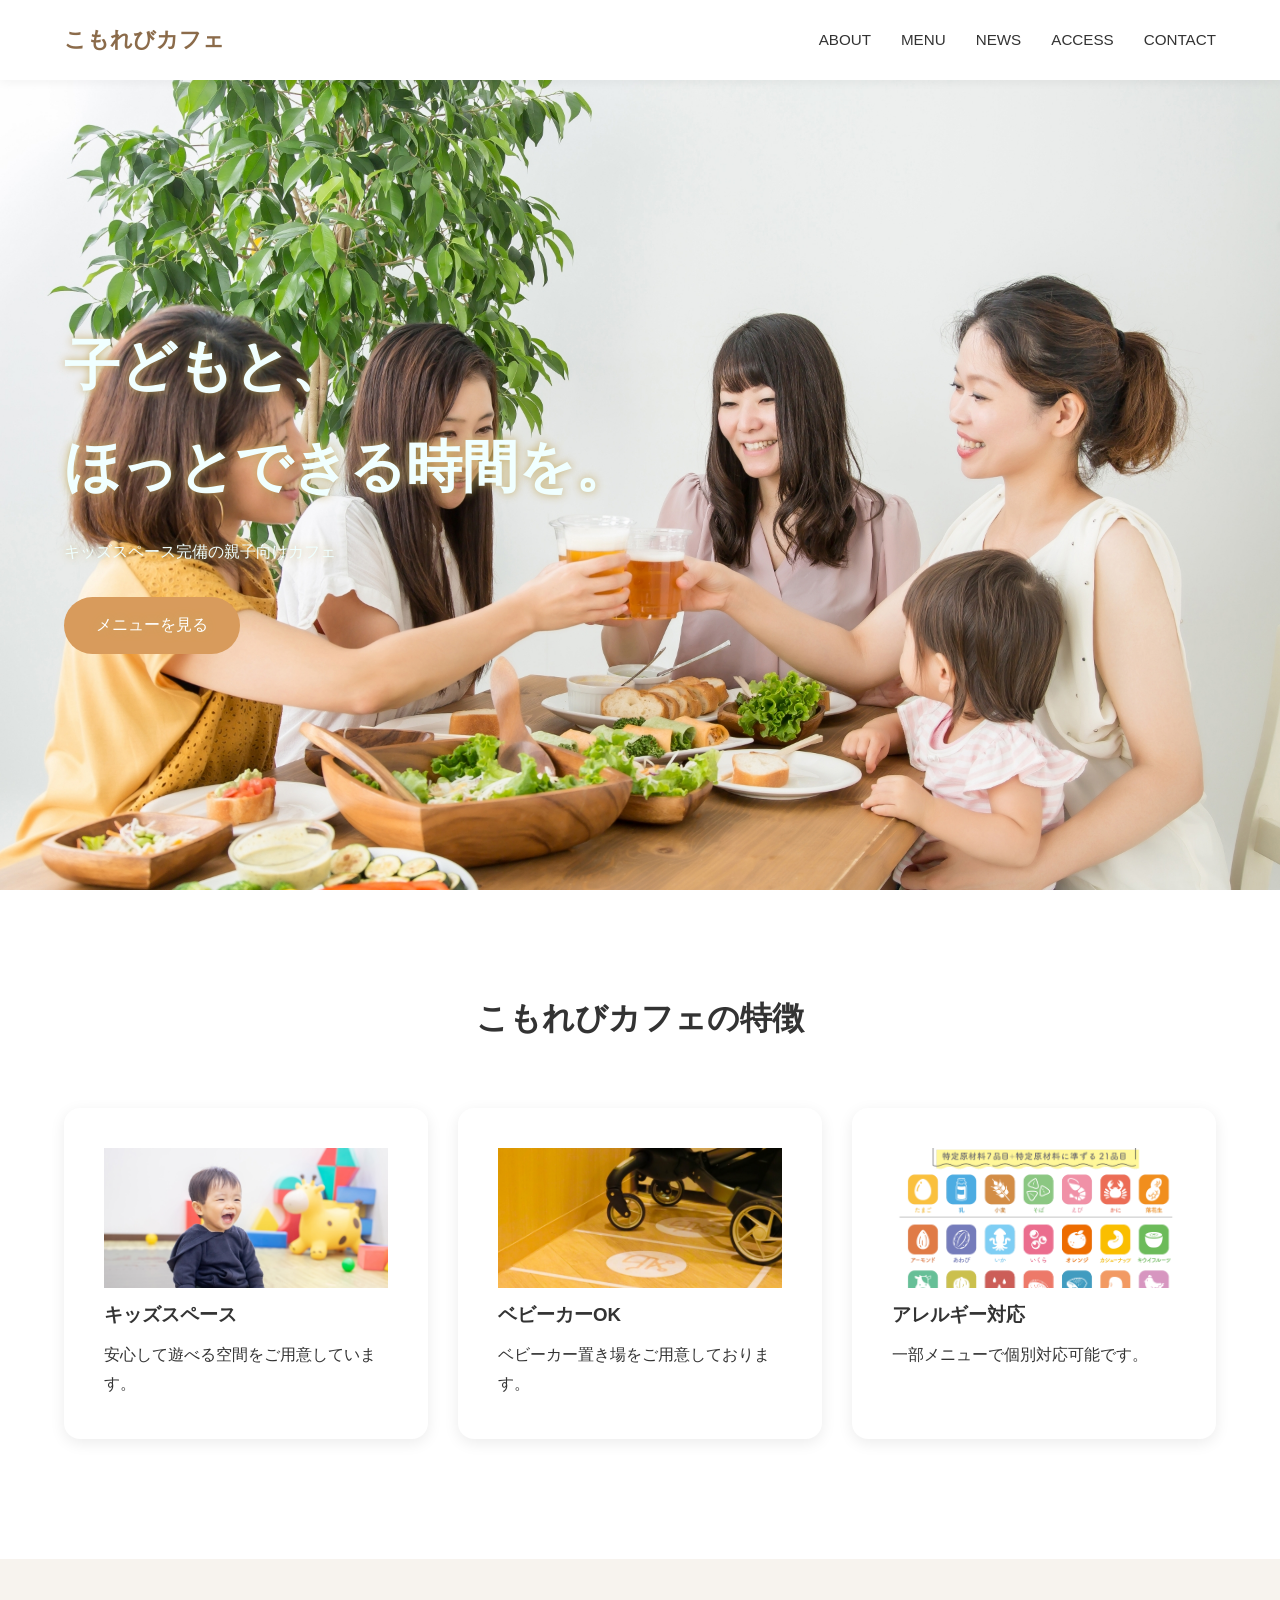
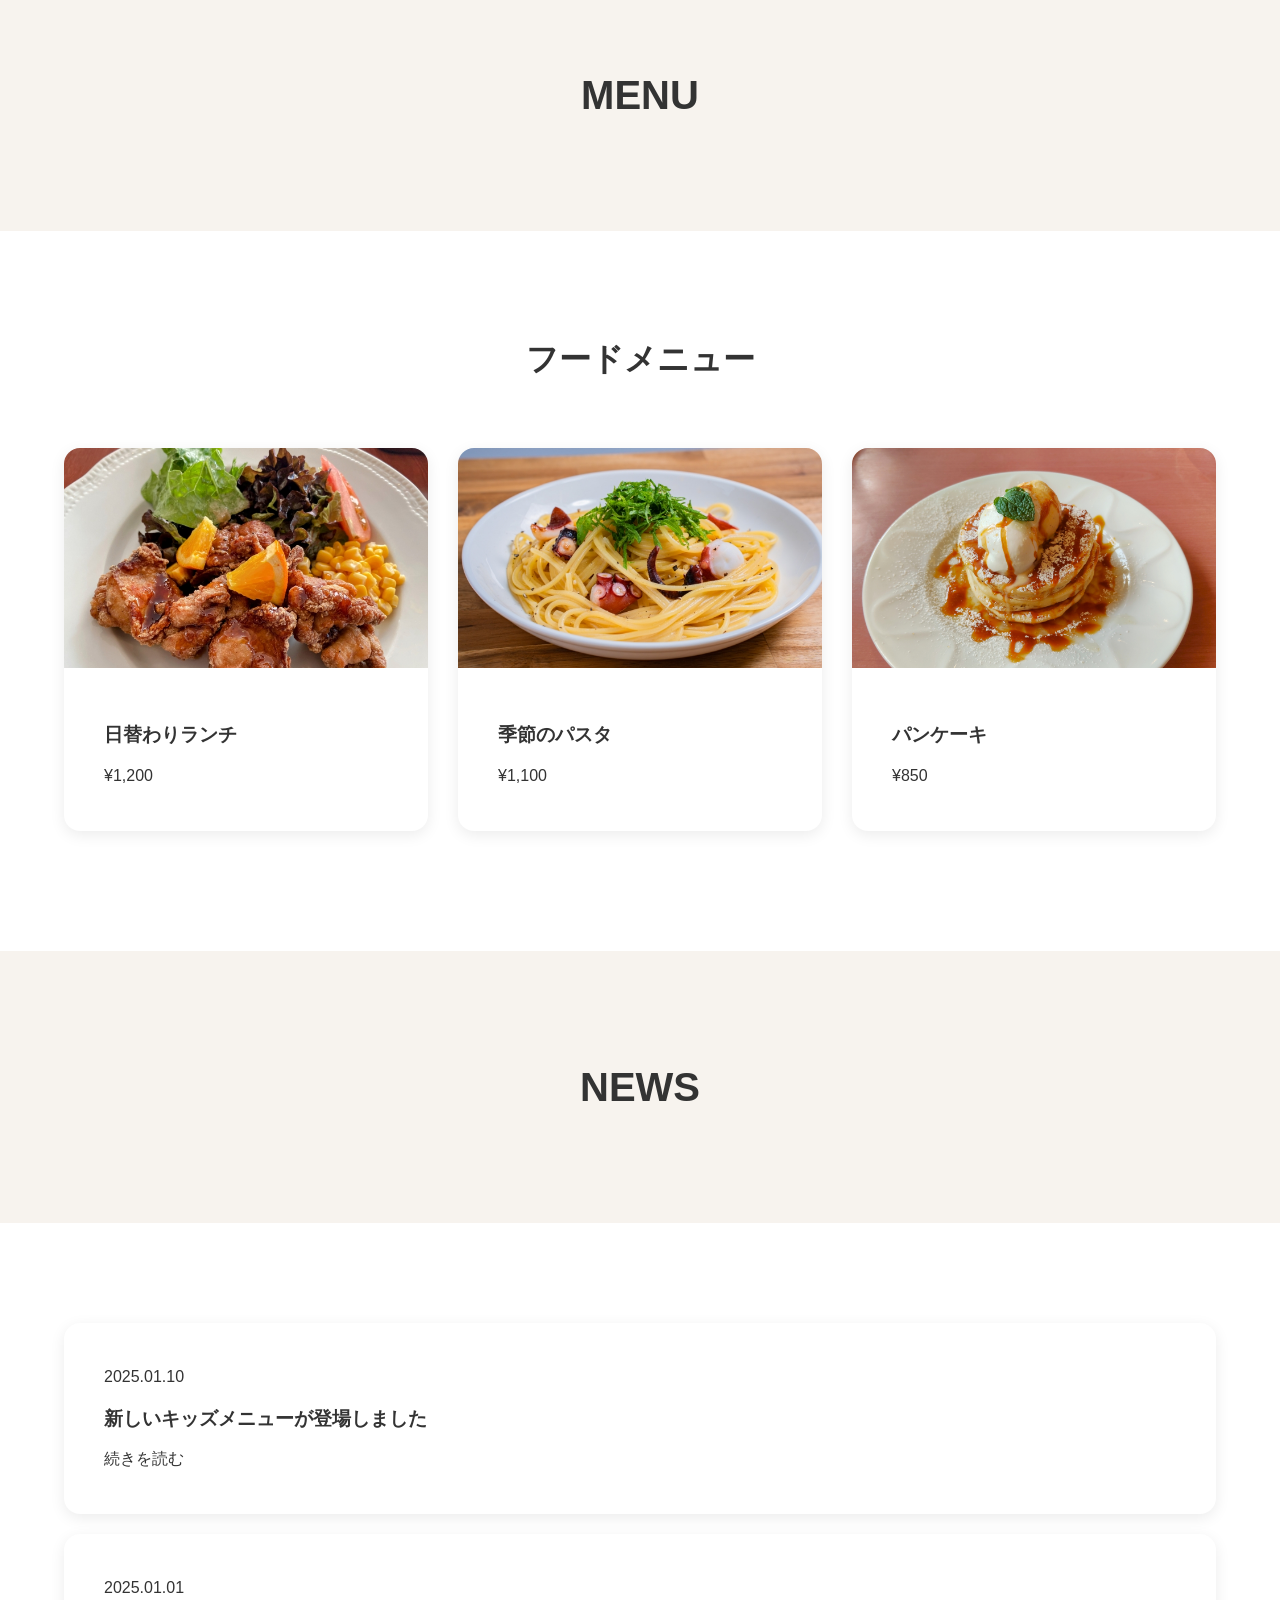
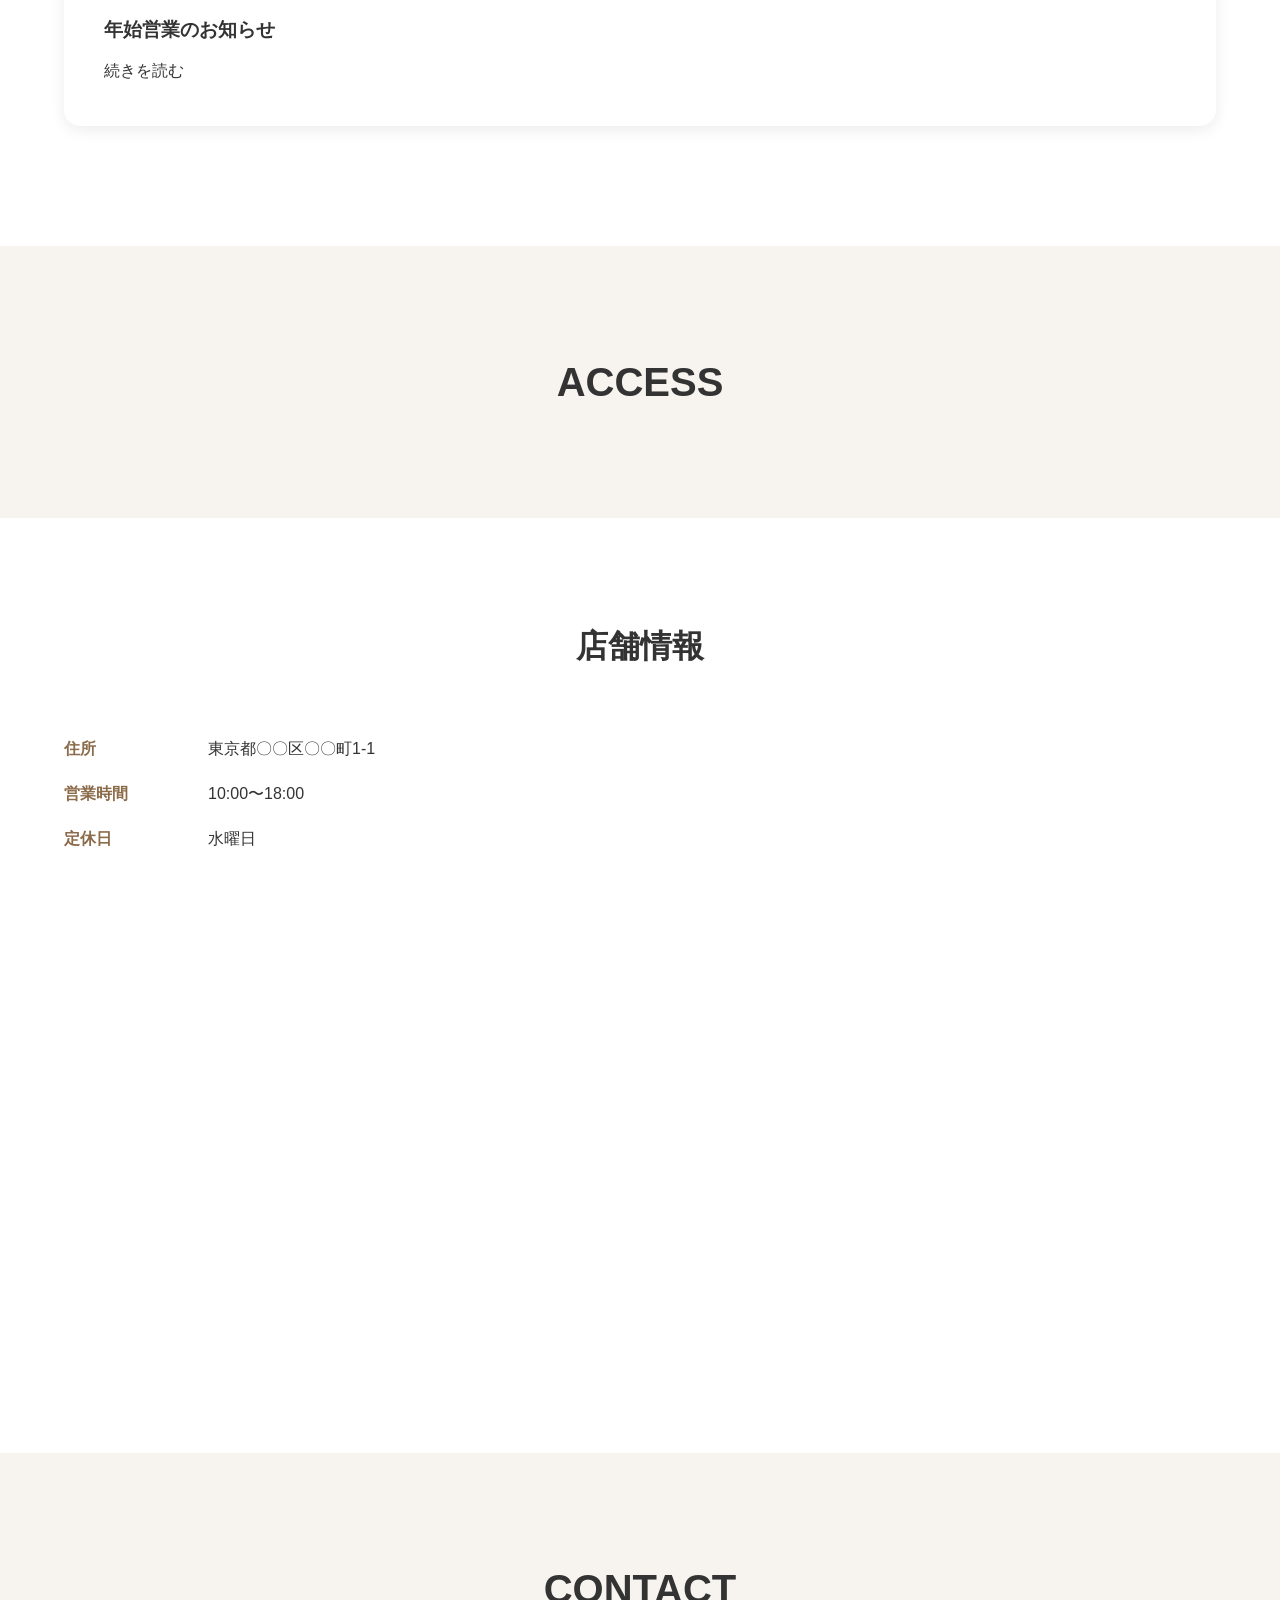
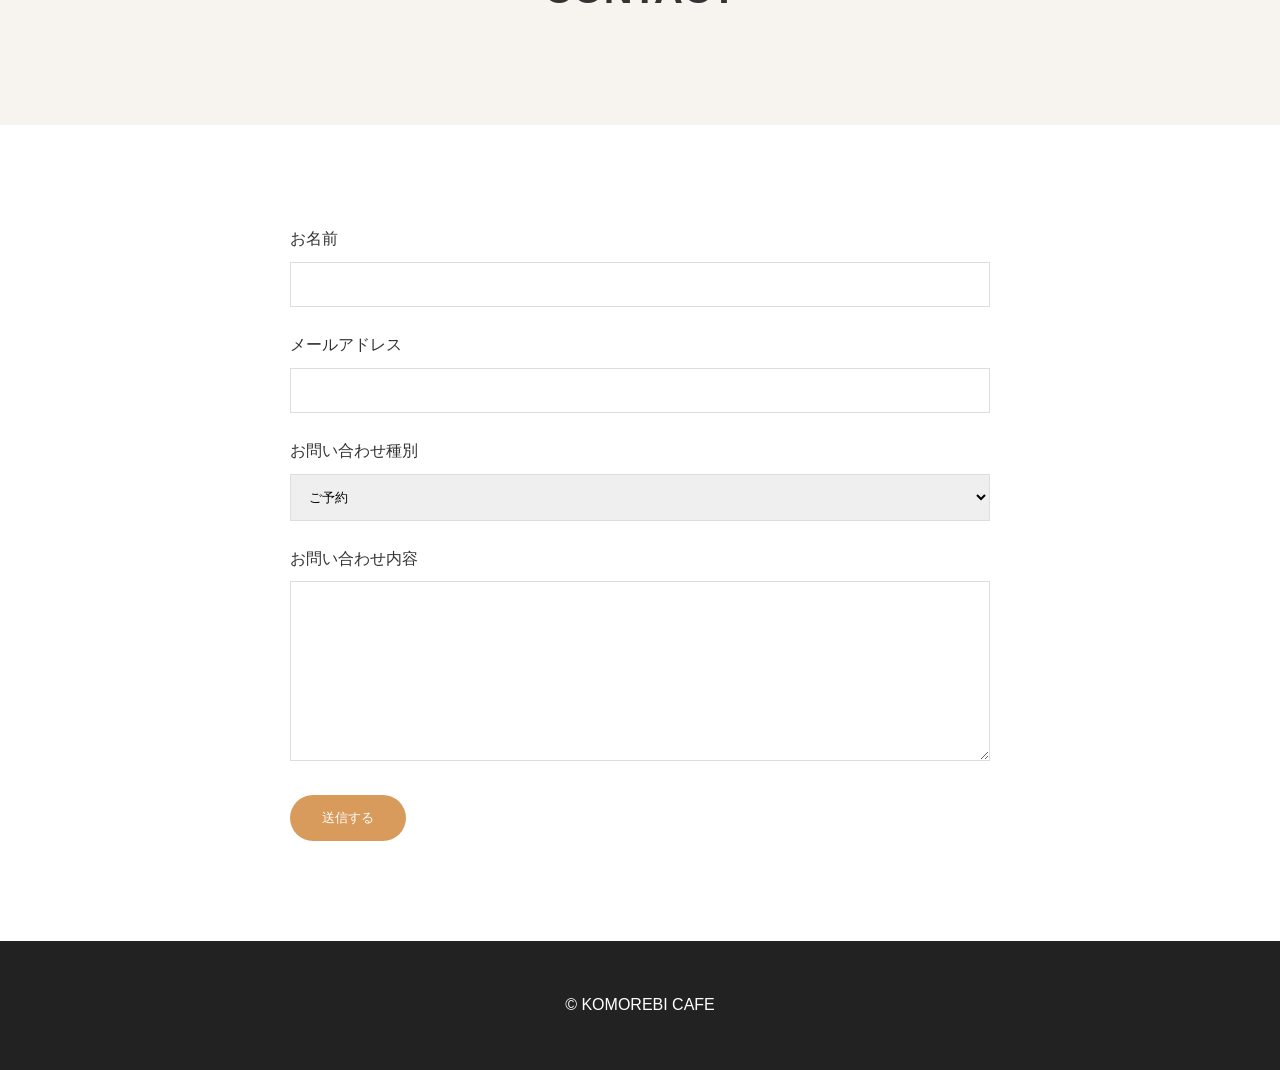
<file: index.html>
<!DOCTYPE html>
<html lang="ja">

<head>
    <meta charset="UTF-8">
    <meta name="viewport" content="width=device-width, initial-scale=1.0">
    <title>こもれびカフェ</title>
    <link rel="stylesheet" href="css/style.css">
    <link href="https://fonts.googleapis.com/css2?family=Noto+Sans+JP:wght@400;700&display=swap" rel="stylesheet">
</head>

<body>

    <header class="header">
        <div class="container header-inner">

            <a href="index.html" class="logo">
                こもれびカフェ
            </a>

            <nav class="nav">
                <ul class="nav-list">
                    <li><a href="#about">ABOUT</a></li>
                    <li><a href="#menu">MENU</a></li>
                    <li><a href="#news">NEWS</a></li>
                    <li><a href="#access">ACCESS</a></li>
                    <li><a href="#contact">CONTACT</a></li>
                </ul>
            </nav>

            <div class="hamburger">
                <div class="bar"></div>
                <div class="bar"></div>
                <div class="bar"></div>
            </div>

        </div>
    </header>

    <main>

        <section class="hello">
            <div class="container">

                <div class="hello-content fade">

                    <h1>
                        子どもと、<br>
                        ほっとできる時間を。
                    </h1>

                    <p>
                        キッズスペース完備の親子向けカフェ
                    </p>

                    <a href="#menu" class="btn">
                        メニューを見る
                    </a>


                </div>

            </div>
        </section>

        <section id="about" class="section about">
            <div class="container">

                <h2 class="section-title">
                    こもれびカフェの特徴
                </h2>

                <section class="card-grid">

                    <div class="card fade">
                        <div class="card-body">
                            <img src="img/cafe_1.jpg" alt="">
                            <h3>キッズスペース</h3>
                            <p>安心して遊べる空間をご用意しています。</p>

                        </div>
                    </div>

                    <div class="card fade">
                        <div class="card-body">
                            <img src="img/cafe_2.jpg" alt="">
                            <h3>ベビーカーOK</h3>
                            <p>ベビーカー置き場をご用意しております。</p>
                        </div>
                    </div>

                    <div class="card fade">
                        <div class="card-body">
                            <img src="img/cafe_3.jpg" alt="">
                            <h3>アレルギー対応</h3>
                            <p>一部メニューで個別対応可能です。</p>
                        </div>
                    </div>
                </section>
        </section>

        <section class="page-hello">
            <div class="container">
                <h1>MENU</h1>
            </div>
        </section>

        <section id="menu" class="section">

            <div class="container">

                <h2 class="section-title">
                    フードメニュー
                </h2>

                <div class="card-grid">

                    <div class="card">
                        <img src="img/cafe_4.jpg" alt="">
                        <div class="card-body">
                            <h3>日替わりランチ</h3>
                            <p>¥1,200</p>
                        </div>
                    </div>

                    <div class="card">
                        <img src="img/cafe_5.jpg" alt="">
                        <div class="card-body">
                            <h3>季節のパスタ</h3>
                            <p>¥1,100</p>
                        </div>
                    </div>

                    <div class="card">
                        <img src="img/cafe_6.jpg" alt="">
                        <div class="card-body">
                            <h3>パンケーキ</h3>
                            <p>¥850</p>
                        </div>
                    </div>
                </div>
            </div>
        </section>



        <section id="news" class="page-hello">
            <div class="container">
                <h1>NEWS</h1>
            </div>
        </section>

        <section class="section">
            <div class="container">
                <div class="card">
                    <div class="card-body">
                        <p>2025.01.10</p>
                        <h3>
                            新しいキッズメニューが登場しました
                        </h3>
                        <a href="news-detail.html">
                            続きを読む
                        </a>
                    </div>
                </div>

                <div class="card">

                    <div class="card-body">
                        <p>2025.01.01</p>
                        <h3>
                            年始営業のお知らせ
                        </h3>
                        <a href="news-detail.html">
                            続きを読む
                        </a>
                    </div>
                </div>
            </div>

            </div>
        </section>



        <section id="access" class="page-hello">
            <div class="container">
                <h1>ACCESS</h1>
            </div>
        </section>

        <section class="section">
            <div class="container">
                <h2 class="section-title">
                    店舗情報
                </h2>

                <div class="access">
                    <dl class="access-info">
                        <dt>住所</dt>
                        <dd>東京都〇〇区〇〇町1-1</dd>

                        <dt>営業時間</dt>
                        <dd>10:00〜18:00</dd>

                        <dt>定休日</dt>
                        <dd>水曜日</dd>
                    </dl>

                    <iframe
                        src="https://www.google.com/maps/embed?pb=!1m14!1m12!1m3!1d10971.10092138268!2d139.76756736796946!3d35.67907280282784!2m3!1f0!2f0!3f0!3m2!1i1024!2i768!4f13.1!5e0!3m2!1sja!2sjp!4v1781743927627!5m2!1sja!2sjp"
                        width="600" height="450" style="border:0;" allowfullscreen="" loading="lazy"
                        referrerpolicy="no-referrer-when-downgrade"></iframe>
                </div>
            </div>

        </section>


        <section id="contact" class="page-hello">
            <div class="container">
                <h1>CONTACT</h1>
            </div>
        </section>

        <section class="section">

            <div class="container">

                <form class="form">

                    <div class="form-group">
                        <label>お名前</label>
                        <input type="text">
                    </div>

                    <div class="form-group">
                        <label>メールアドレス</label>
                        <input type="email">
                    </div>

                    <div class="form-group">
                        <label>お問い合わせ種別</label>

                        <select>

                            <option>
                                ご予約
                            </option>

                            <option>
                                お問い合わせ
                            </option>

                            <option>
                                その他
                            </option>

                        </select>

                    </div>

                    <div class="form-group">

                        <label>
                            お問い合わせ内容
                        </label>

                        <textarea></textarea>

                    </div>
                    <div class="form-btn">
                        <button type="button" class="btn">
                            送信する
                        </button>
                    </div>
                </form>

            </div>

        </section>





    </main>



    <footer class="footer">
        <p>© KOMOREBI CAFE</p>
    </footer>

    <script src="js/main.js"></script>

</body>

</html>
</file>
<file: css/style.css>
:root {
    --main: #8b6b4a;
    --sub: #f7f3ee;
    --accent: #d89b5c;
    --text: #333;
    --white: #fff;
    --max: 1200px;
}

* {
    margin: 0;
    padding: 0;
    box-sizing: border-box;
}

html {
    scroll-behavior: smooth;
}

body {
    font-family: "Kiwi Maru", sans-serif;
    color: var(--text);
    line-height: 1.8;
    background: #fff;
}

img {
    width: 100%;
    display: block;
}

a {
    text-decoration: none;
    color: inherit;
}

ul {
    list-style: none;
}

.container {
    width: 90%;
    max-width: var(--max);
    margin: auto;
}

.section {
    padding: 100px 0;
}

.section-title {
    text-align: center;
    font-size: 2rem;
    margin-bottom: 60px;
}

.btn {
    display: inline-block;
    background: var(--accent);
    color: #fff;
    padding: 14px 32px;
    border-radius: 999px;
    transition: .3s;
    border: none;
}

.btn:hover {
    opacity: .8;
}

/* header */

.header {
    position: sticky;
    top: 0;
    z-index: 1000;
    background: #fff;
    box-shadow: 0 2px 10px rgba(0, 0, 0, .05);
}

.header-inner {
    height: 80px;
    display: flex;
    justify-content: space-between;
    align-items: center;
}

.logo {
    font-size: 1.4rem;
    font-weight: 700;
    color: var(--main);
}

.nav-list {
    display: flex;
    gap: 30px;
}

.nav-list a {
    font-size: .95rem;
}

/* hamburger */

.hamburger {
    display: none;
    cursor: pointer;
}

.bar {
    width: 28px;
    height: 3px;
    background: #333;
    margin: 5px 0;
}

/* hello */

.hello {
    height: 90vh;
    background: url(../img/cafe_top.jpg) center/cover;
    display: flex;
    /* align-items: center; */
    color: azure;
    text-shadow: 0 0 10px #c5ac63;
}

.hello-content {
    max-width: 600px;
}

.hello h1 {
    font-size: 3.5rem;
    margin-bottom: 20px;
}

.hello p {
    margin-bottom: 30px;
}

/* card */

.card-grid {
    display: grid;
    grid-template-columns: repeat(3, 1fr);
    gap: 30px;
}

.card {
    background: #fff;
    border-radius: 16px;
    overflow: hidden;
    box-shadow: 0 4px 15px rgba(0, 0, 0, .08);
    margin-bottom: 20px;
}

.card img {
    width: 100%;
    height: 220px;
    object-fit: cover;
    object-position: top;
    display: block;
}

.card-body {
    padding: 40px;
    justify-content: center;
}



.card-body img {
    width: 100%;
    height: 140px;
    object-fit: cover;
    display: block;
}


.card h3 {
    margin-block: 10px;
}

.page-hello {
    background: var(--sub);
    padding: 100px 0;
    text-align: center;
}

.page-hello h1 {
    font-size: 2.5rem;
}


/* news detail */
.news-detail{
    
}

/* access */

.access {
    /* display: flex; */
    /* justify-content: space-between; */
    align-items: flex-start;
}


.access-info {
    display: grid;
    grid-template-columns: 120px 1fr;
    gap: 16px 24px;
    margin-bottom: 40px;
}

.access-info dt,
.access-info dd {
    text-align: left;
}

.access-info dt {
    font-weight: 700;
    color: var(--main);
}


iframe {
    width: 100%;
}


/* form */

form {
    margin-bottom: 60px;
}

.form {
    max-width: 700px;
    margin: auto;
}

.form-group {
    margin-bottom: 24px;
}

.form label {
    display: block;
    margin-bottom: 8px;
}

.form input,
.form textarea,
.form select {
    width: 100%;
    padding: 14px;
    border: 1px solid #ddd;
}

.form textarea {
    min-height: 180px;
}



/* fade */

.fade {
    opacity: 0;
    transform: translateY(40px);
    transition: .8s;
}

.fade.show {
    opacity: 1;
    transform: none;
}

/* footer */

.footer {
    background: #222;
    color: #fff;
    padding: 50px 0;
    text-align: center;
}

@media(max-width:932px) {
    .container {
        /* text-align: center; */
    }

    .nav {
        position: fixed;
        top: 80px;
        left: -100%;
        width: 100%;
        background: #fff;
        transition: .3s;
        padding: 40px 0;
    }

    .nav.active {
        left: 0;
    }

    .nav-list {
        flex-direction: column;
        align-items: center;
    }

    .hamburger {
        display: block;
    }

    .hello-content {
        max-width: 100%;
    }

    .hello h1 {
        font-size: 1.5rem;
        margin-bottom: 20px;
    }

    .card-grid {
        grid-template-columns: 1fr;
    }

    .card-body img {
        height: 200px;
    }


    .section {
        padding: 70px 0;
    }

    .fade.show {
        text-align: center;
    }

    .access {
        display: block;
        text-align: center;
    }


    .form-btn {
        text-align: center;
    }
}
</file>
